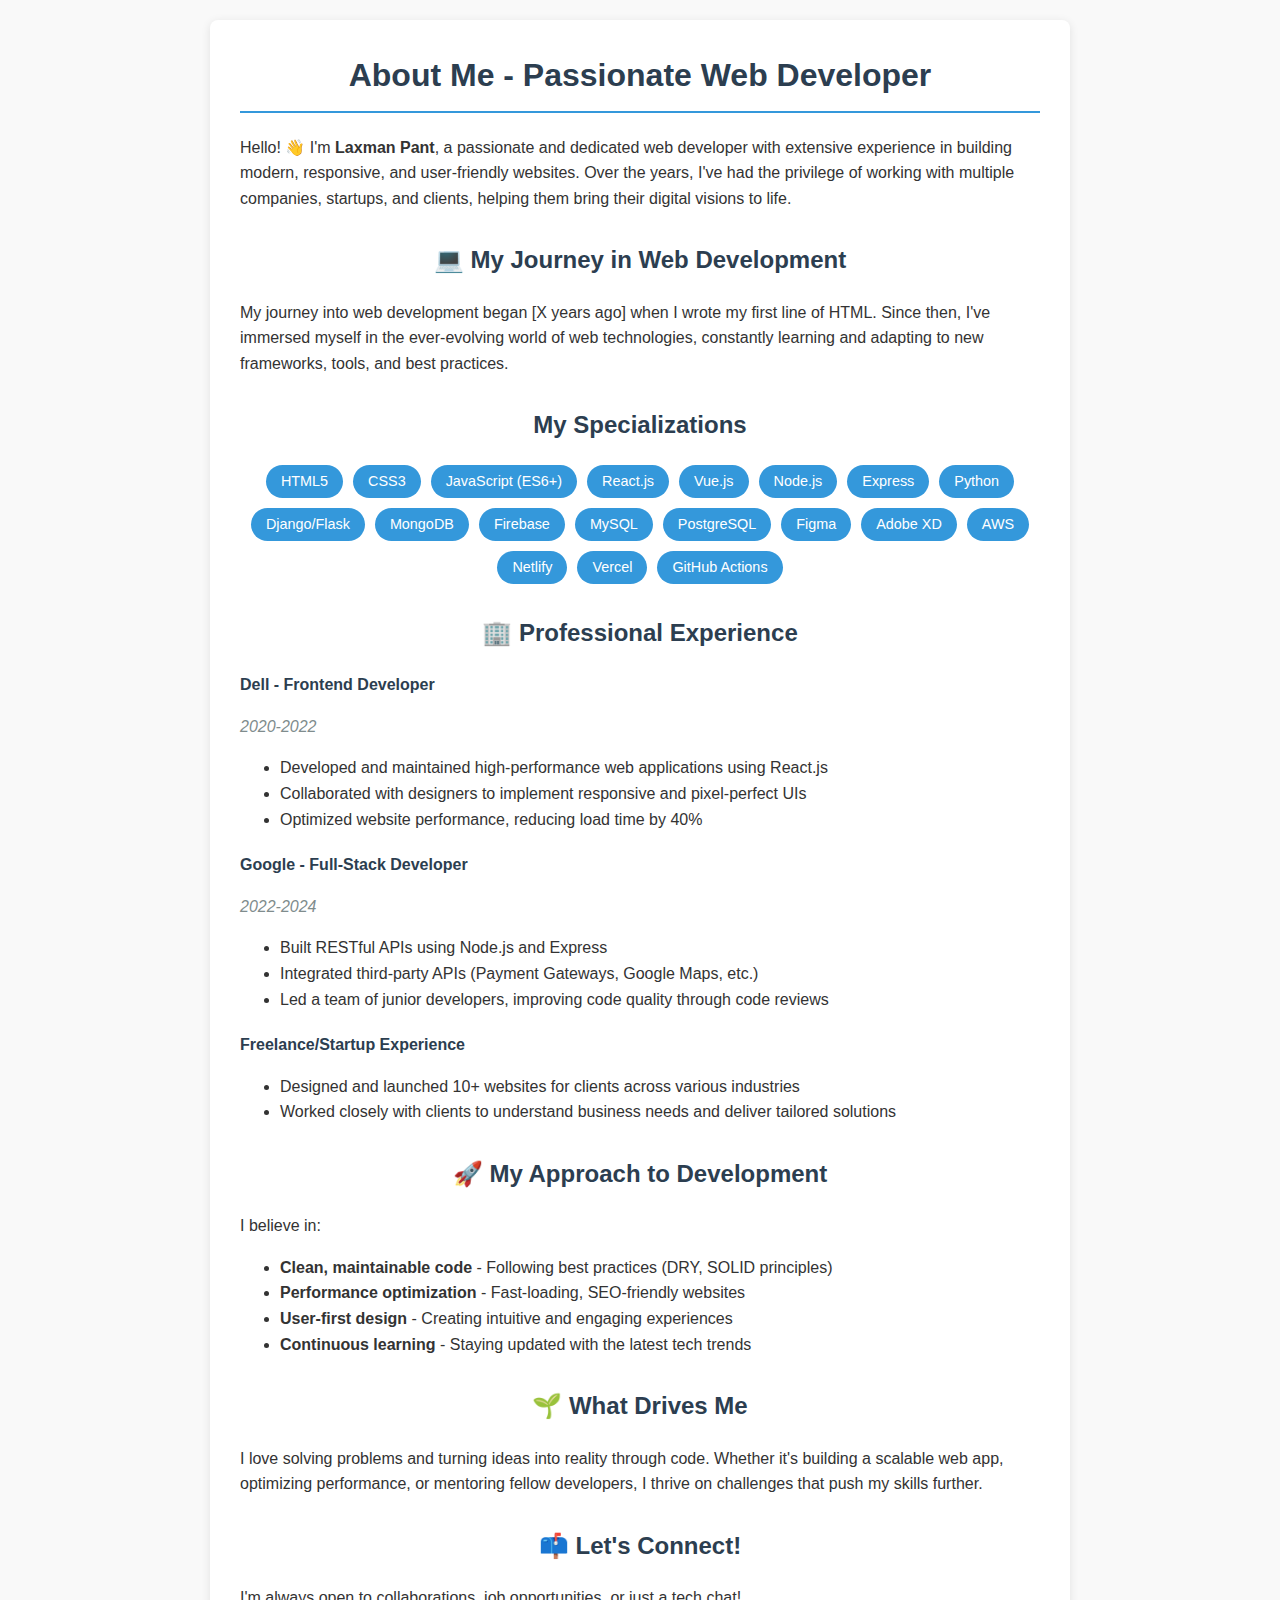
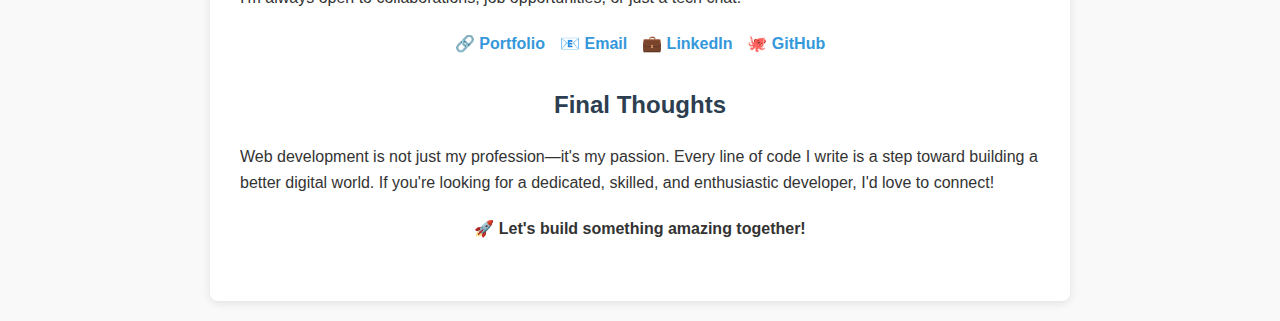
<file: e-commerse/index.html>
<!DOCTYPE html>
<html lang="en">
<head>
    <meta charset="UTF-8">
    <meta name="viewport" content="width=device-width, initial-scale=1.0">
    <title>Laxman Pant - Web Developer</title>
    <style>
        body {
            font-family: 'Segoe UI', Tahoma, Geneva, Verdana, sans-serif;
            line-height: 1.6;
            color: #333;
            display: flex;
            flex-direction: column;
            align-items: center;
            min-height: 100vh;
            margin: 0;
            padding: 20px;
            background-color: #f9f9f9;
        }
        
        .container {
            max-width: 800px;
            width: 100%;
            background: white;
            padding: 30px;
            border-radius: 8px;
            box-shadow: 0 2px 10px rgba(0,0,0,0.1);
        }
        
        h1, h2 {
            color: #2c3e50;
            text-align: center;
        }
        
        h1 {
            border-bottom: 2px solid #3498db;
            padding-bottom: 10px;
            margin-top: 0;
        }
        
        .section {
            margin-bottom: 30px;
        }
        
        .skills-list {
            display: flex;
            flex-wrap: wrap;
            gap: 10px;
            justify-content: center;
        }
        
        .skill-item {
            background: #3498db;
            color: white;
            padding: 5px 15px;
            border-radius: 20px;
            font-size: 0.9em;
        }
        
        .experience {
            margin-bottom: 20px;
        }
        
        .company {
            font-weight: bold;
            color: #2c3e50;
        }
        
        .date {
            color: #7f8c8d;
            font-style: italic;
        }
        
        .contact-links {
            display: flex;
            justify-content: center;
            gap: 15px;
            margin-top: 20px;
        }
        
        .contact-links a {
            color: #3498db;
            text-decoration: none;
            font-weight: bold;
        }
        
        .contact-links a:hover {
            text-decoration: underline;
        }
    </style>
</head>
<body>
    <div class="container">
        <h1>About Me - Passionate Web Developer</h1>
        
        <div class="section">
            <p>Hello! 👋 I'm <strong>Laxman Pant</strong>, a passionate and dedicated web developer with extensive experience in building modern, responsive, and user-friendly websites. Over the years, I've had the privilege of working with multiple companies, startups, and clients, helping them bring their digital visions to life.</p>
        </div>
        
        <div class="section">
            <h2>💻 My Journey in Web Development</h2>
            <p>My journey into web development began [X years ago] when I wrote my first line of HTML. Since then, I've immersed myself in the ever-evolving world of web technologies, constantly learning and adapting to new frameworks, tools, and best practices.</p>
        </div>
        
        <div class="section">
            <h2>My Specializations</h2>
            <div class="skills-list">
                <span class="skill-item">HTML5</span>
                <span class="skill-item">CSS3</span>
                <span class="skill-item">JavaScript (ES6+)</span>
                <span class="skill-item">React.js</span>
                <span class="skill-item">Vue.js</span>
                <span class="skill-item">Node.js</span>
                <span class="skill-item">Express</span>
                <span class="skill-item">Python</span>
                <span class="skill-item">Django/Flask</span>
                <span class="skill-item">MongoDB</span>
                <span class="skill-item">Firebase</span>
                <span class="skill-item">MySQL</span>
                <span class="skill-item">PostgreSQL</span>
                <span class="skill-item">Figma</span>
                <span class="skill-item">Adobe XD</span>
                <span class="skill-item">AWS</span>
                <span class="skill-item">Netlify</span>
                <span class="skill-item">Vercel</span>
                <span class="skill-item">GitHub Actions</span>
            </div>
        </div>
        
        <div class="section">
            <h2>🏢 Professional Experience</h2>
            
            <div class="experience">
                <p class="company">Dell - Frontend Developer</p>
                <p class="date">2020-2022</p>
                <ul>
                    <li>Developed and maintained high-performance web applications using React.js</li>
                    <li>Collaborated with designers to implement responsive and pixel-perfect UIs</li>
                    <li>Optimized website performance, reducing load time by 40%</li>
                </ul>
            </div>
            
            <div class="experience">
                <p class="company">Google - Full-Stack Developer</p>
                <p class="date">2022-2024</p>
                <ul>
                    <li>Built RESTful APIs using Node.js and Express</li>
                    <li>Integrated third-party APIs (Payment Gateways, Google Maps, etc.)</li>
                    <li>Led a team of junior developers, improving code quality through code reviews</li>
                </ul>
            </div>
            
            <div class="experience">
                <p class="company">Freelance/Startup Experience</p>
                <ul>
                    <li>Designed and launched 10+ websites for clients across various industries</li>
                    <li>Worked closely with clients to understand business needs and deliver tailored solutions</li>
                </ul>
            </div>
        </div>
        
        <div class="section">
            <h2>🚀 My Approach to Development</h2>
            <p>I believe in:</p>
            <ul>
                <li><strong>Clean, maintainable code</strong> - Following best practices (DRY, SOLID principles)</li>
                <li><strong>Performance optimization</strong> - Fast-loading, SEO-friendly websites</li>
                <li><strong>User-first design</strong> - Creating intuitive and engaging experiences</li>
                <li><strong>Continuous learning</strong> - Staying updated with the latest tech trends</li>
            </ul>
        </div>
        
        <div class="section">
            <h2>🌱 What Drives Me</h2>
            <p>I love solving problems and turning ideas into reality through code. Whether it's building a scalable web app, optimizing performance, or mentoring fellow developers, I thrive on challenges that push my skills further.</p>
        </div>
        
        <div class="section">
            <h2>📫 Let's Connect!</h2>
            <p>I'm always open to collaborations, job opportunities, or just a tech chat!</p>
            <div class="contact-links">
                <a href="[YourPortfolioLink.com]" target="_blank">🔗 Portfolio</a>
                <a href="mailto:laxmanpant@gmail.com">📧 Email</a>
                <a href="[LinkedIn URL]" target="_blank">💼 LinkedIn</a>
                <a href="https://github.com/LAXMANPANT123" target="_blank">🐙 GitHub</a>
            </div>
        </div>
        
        <div class="section">
            <h2>Final Thoughts</h2>
            <p>Web development is not just my profession—it's my passion. Every line of code I write is a step toward building a better digital world. If you're looking for a dedicated, skilled, and enthusiastic developer, I'd love to connect!</p>
            <p style="text-align: center; font-weight: bold; margin-top: 20px;">🚀 Let's build something amazing together!</p>
        </div>
    </div>
</body>
</html>
</file>
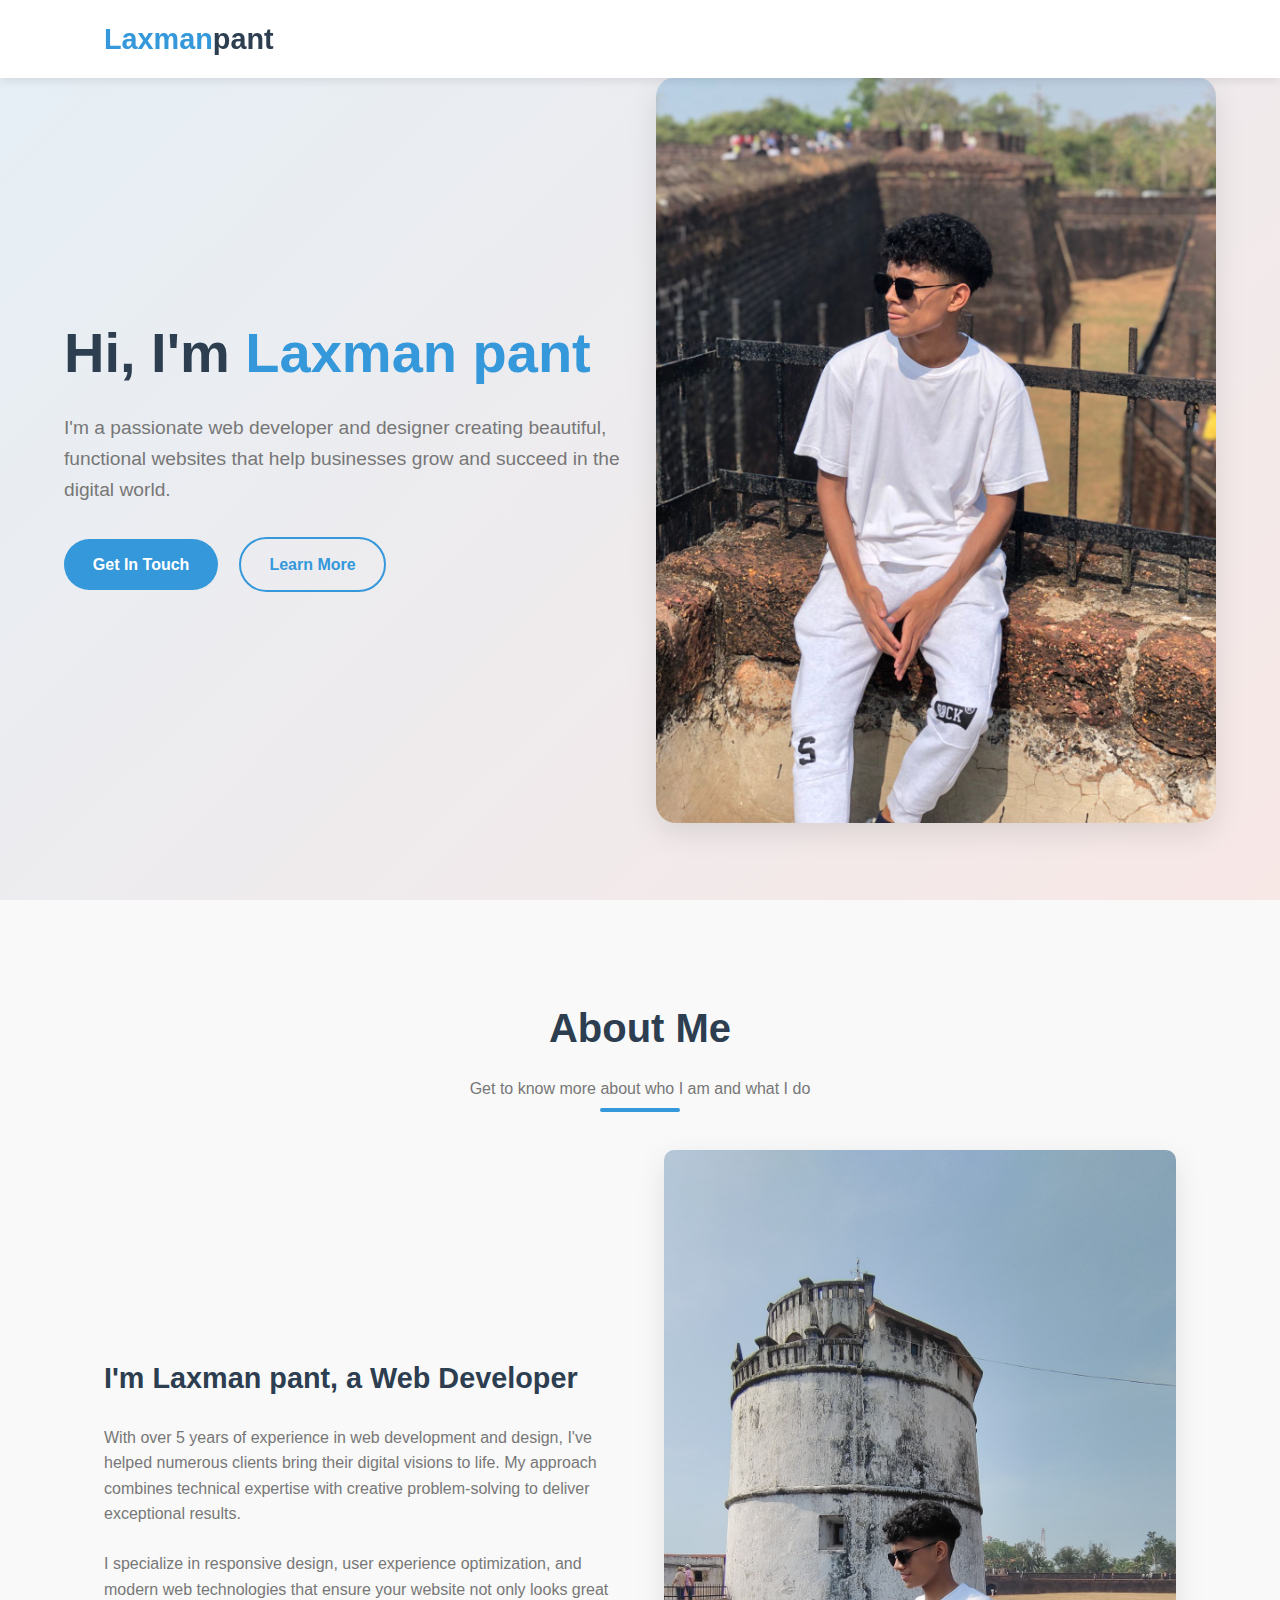
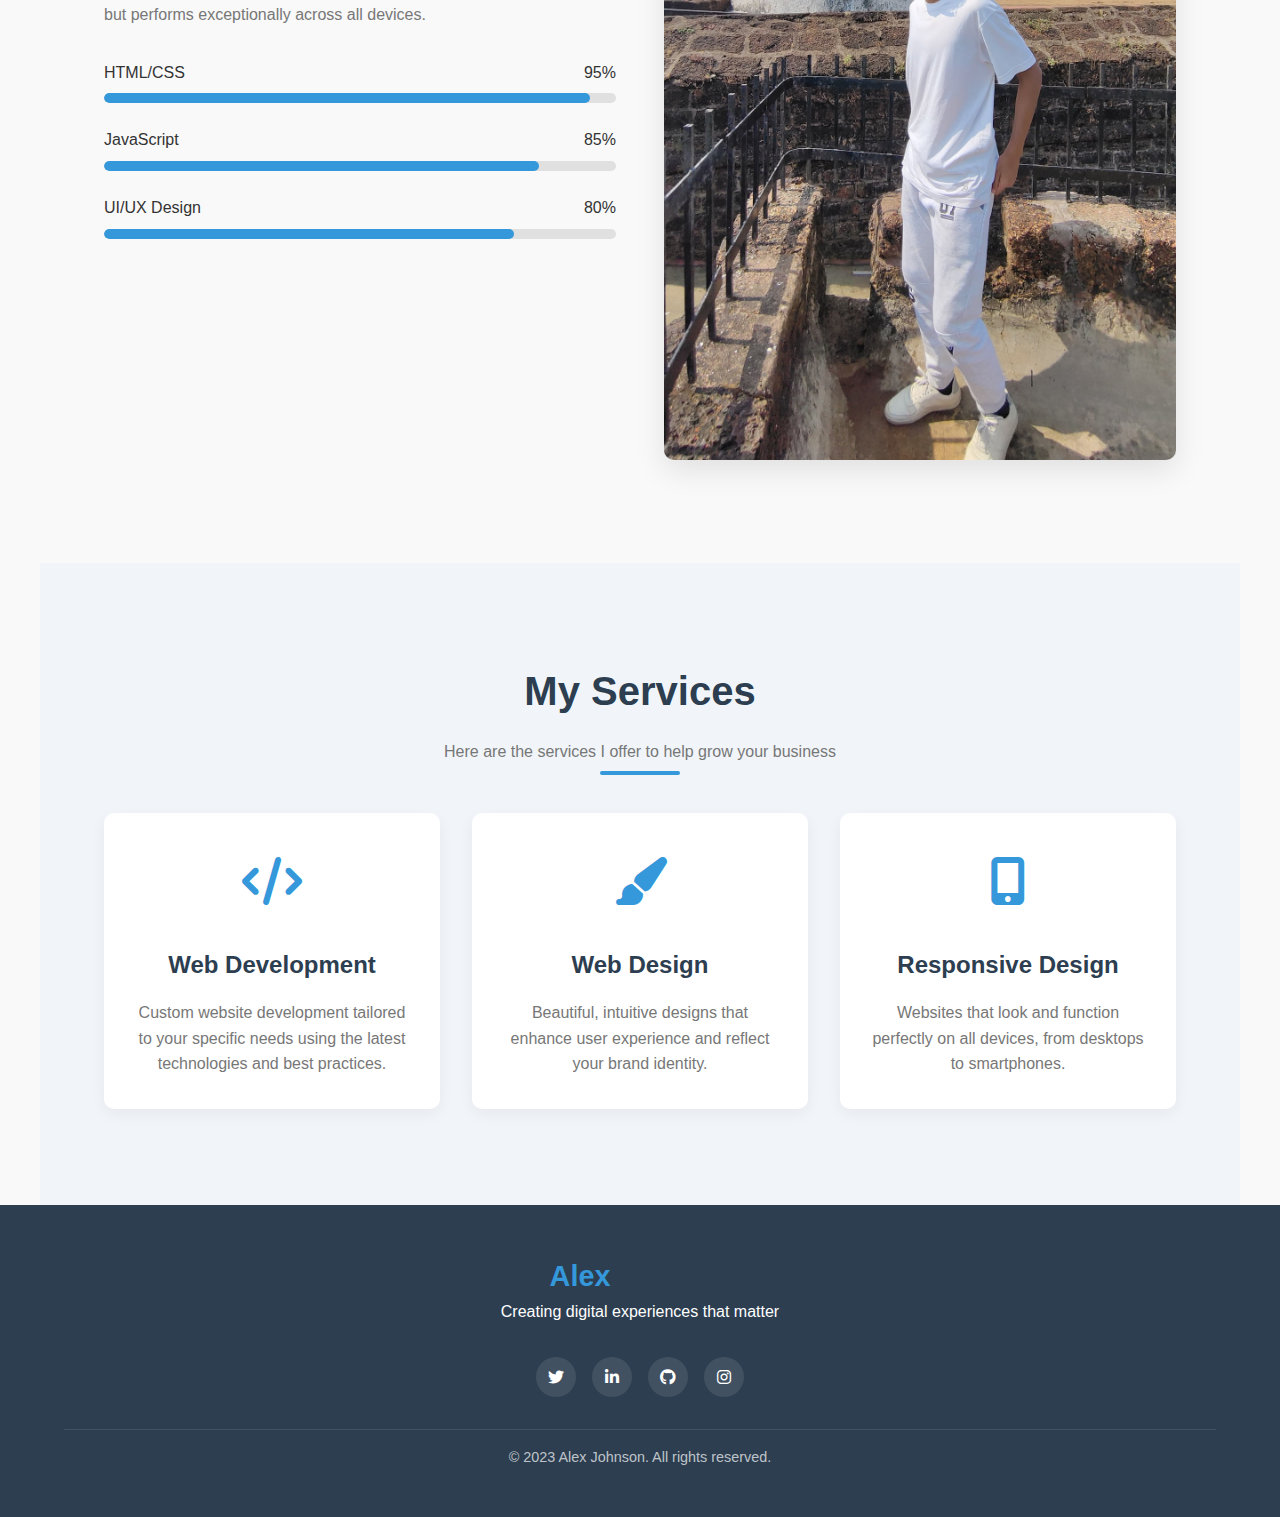
<file: e-commerse/about.html>
<!DOCTYPE html>
<html lang="en">
<head>
    <meta charset="UTF-8">
    <meta name="viewport" content="width=device-width, initial-scale=1.0">
    <title>Alex Johnson | Personal Website</title>
    <link rel="stylesheet" href="https://cdnjs.cloudflare.com/ajax/libs/font-awesome/6.4.0/css/all.min.css">
    <style>
        /* CSS Reset and Base Styles */
        * {
            margin: 0;
            padding: 0;
            box-sizing: border-box;
            font-family: 'Segoe UI', Tahoma, Geneva, Verdana, sans-serif;
        }

        :root {
            --primary-color: #3498db;
            --secondary-color: #2c3e50;
            --accent-color: #e74c3c;
            --light-color: #ecf0f1;
            --dark-color: #2c3e50;
            --text-color: #333;
            --text-light: #777;
        }

        body {
            background-color: #f9f9f9;
            color: var(--text-color);
            line-height: 1.6;
            overflow-x: hidden;
        }

        /* Header Styles */
        header {
            background-color: white;
            box-shadow: 0 2px 10px rgba(0, 0, 0, 0.1);
            position: fixed;
            width: 100%;
            z-index: 1000;
            transition: all 0.3s ease;
        }

        .header-container {
            display: flex;
            justify-content: space-between;
            align-items: center;
            padding: 1rem 5%;
            max-width: 1200px;
            margin: 0 auto;
        }

        .logo {
            font-size: 1.8rem;
            font-weight: 700;
            color: var(--primary-color);
            text-decoration: none;
        }

        .logo span {
            color: var(--secondary-color);
        }

        nav ul {
            display: flex;
            list-style: none;
        }

        nav ul li {
            margin-left: 2rem;
        }

        nav ul li a {
            text-decoration: none;
            color: var(--dark-color);
            font-weight: 600;
            transition: color 0.3s;
            position: relative;
        }

        nav ul li a:hover {
            color: var(--primary-color);
        }

        nav ul li a::after {
            content: '';
            position: absolute;
            width: 0;
            height: 2px;
            background: var(--primary-color);
            bottom: -5px;
            left: 0;
            transition: width 0.3s;
        }

        nav ul li a:hover::after {
            width: 100%;
        }

        .mobile-menu-btn {
            display: none;
            background: none;
            border: none;
            font-size: 1.5rem;
            cursor: pointer;
            color: var(--dark-color);
        }

        /* Hero Section */
        .hero {
            height: 100vh;
            display: flex;
            align-items: center;
            padding: 0 5%;
            background: linear-gradient(135deg, rgba(52, 152, 219, 0.1) 0%, rgba(231, 76, 60, 0.1) 100%);
        }

        .hero-content {
            max-width: 1200px;
            margin: 0 auto;
            display: flex;
            align-items: center;
            justify-content: space-between;
            width: 100%;
        }

        .hero-text {
            flex: 1;
            padding-right: 2rem;
        }

        .hero-text h1 {
            font-size: 3.5rem;
            margin-bottom: 1rem;
            color: var(--dark-color);
        }

        .hero-text h1 span {
            color: var(--primary-color);
        }

        .hero-text p {
            font-size: 1.2rem;
            margin-bottom: 2rem;
            color: var(--text-light);
            max-width: 600px;
        }

        .hero-image {
            flex: 1;
            display: flex;
            justify-content: center;
        }

        .hero-image img {
            max-width: 100%;
            height: auto;
            border-radius: 20px;
            box-shadow: 0 10px 30px rgba(0, 0, 0, 0.1);
            animation: float 3s ease-in-out infinite;
        }

        @keyframes float {
            0% { transform: translateY(0px); }
            50% { transform: translateY(-20px); }
            100% { transform: translateY(0px); }
        }

        .btn {
            display: inline-block;
            background: var(--primary-color);
            color: white;
            padding: 0.8rem 1.8rem;
            border-radius: 50px;
            text-decoration: none;
            font-weight: 600;
            transition: all 0.3s;
            border: none;
            cursor: pointer;
            font-size: 1rem;
        }

        .btn:hover {
            background: var(--secondary-color);
            transform: translateY(-3px);
            box-shadow: 0 10px 20px rgba(0, 0, 0, 0.1);
        }

        .btn-outline {
            background: transparent;
            border: 2px solid var(--primary-color);
            color: var(--primary-color);
            margin-left: 1rem;
        }

        .btn-outline:hover {
            background: var(--primary-color);
            color: white;
        }

        /* About Section */
        .section {
            padding: 6rem 5%;
            max-width: 1200px;
            margin: 0 auto;
        }

        .section-title {
            text-align: center;
            margin-bottom: 3rem;
            position: relative;
        }

        .section-title h2 {
            font-size: 2.5rem;
            color: var(--dark-color);
            margin-bottom: 1rem;
        }

        .section-title p {
            color: var(--text-light);
            max-width: 700px;
            margin: 0 auto;
        }

        .section-title::after {
            content: '';
            position: absolute;
            width: 80px;
            height: 4px;
            background: var(--primary-color);
            bottom: -10px;
            left: 50%;
            transform: translateX(-50%);
            border-radius: 2px;
        }

        .about-content {
            display: flex;
            align-items: center;
            gap: 3rem;
        }

        .about-text {
            flex: 1;
        }

        .about-text h3 {
            font-size: 1.8rem;
            margin-bottom: 1.5rem;
            color: var(--secondary-color);
        }

        .about-text p {
            margin-bottom: 1.5rem;
            color: var(--text-light);
        }

        .skills {
            margin-top: 2rem;
        }

        .skill-item {
            margin-bottom: 1.5rem;
        }

        .skill-name {
            display: flex;
            justify-content: space-between;
            margin-bottom: 0.5rem;
        }

        .skill-bar {
            height: 10px;
            background: #e0e0e0;
            border-radius: 5px;
            overflow: hidden;
        }

        .skill-progress {
            height: 100%;
            background: var(--primary-color);
            border-radius: 5px;
            transition: width 1s ease-in-out;
        }

        .about-image {
            flex: 1;
            text-align: center;
        }

        .about-image img {
            max-width: 100%;
            border-radius: 10px;
            box-shadow: 0 10px 30px rgba(0, 0, 0, 0.1);
        }

        /* Services Section */
        .services {
            background: #f1f5f9;
        }

        .services-container {
            display: grid;
            grid-template-columns: repeat(auto-fit, minmax(300px, 1fr));
            gap: 2rem;
        }

        .service-card {
            background: white;
            padding: 2rem;
            border-radius: 10px;
            box-shadow: 0 5px 15px rgba(0, 0, 0, 0.05);
            transition: transform 0.3s, box-shadow 0.3s;
            text-align: center;
        }

        .service-card:hover {
            transform: translateY(-10px);
            box-shadow: 0 15px 30px rgba(0, 0, 0, 0.1);
        }

        .service-icon {
            font-size: 3rem;
            color: var(--primary-color);
            margin-bottom: 1.5rem;
        }

        .service-card h3 {
            font-size: 1.5rem;
            margin-bottom: 1rem;
            color: var(--secondary-color);
        }

        .service-card p {
            color: var(--text-light);
        }

        /* Contact Section */
        .contact-form {
            max-width: 600px;
            margin: 0 auto;
            background: white;
            padding: 2rem;
            border-radius: 10px;
            box-shadow: 0 5px 15px rgba(0, 0, 0, 0.05);
        }

        .form-group {
            margin-bottom: 1.5rem;
        }

        .form-group label {
            display: block;
            margin-bottom: 0.5rem;
            font-weight: 600;
            color: var(--dark-color);
        }

        .form-group input,
        .form-group textarea {
            width: 100%;
            padding: 0.8rem;
            border: 1px solid #ddd;
            border-radius: 5px;
            font-size: 1rem;
            transition: border 0.3s;
        }

        .form-group input:focus,
        .form-group textarea:focus {
            border-color: var(--primary-color);
            outline: none;
        }

        .form-group textarea {
            min-height: 150px;
            resize: vertical;
        }

        /* Footer */
        footer {
            background: var(--secondary-color);
            color: white;
            padding: 3rem 5%;
            text-align: center;
        }

        .footer-content {
            max-width: 1200px;
            margin: 0 auto;
        }

        .social-links {
            display: flex;
            justify-content: center;
            margin: 2rem 0;
        }

        .social-links a {
            display: flex;
            align-items: center;
            justify-content: center;
            width: 40px;
            height: 40px;
            background: rgba(255, 255, 255, 0.1);
            border-radius: 50%;
            margin: 0 0.5rem;
            color: white;
            text-decoration: none;
            transition: all 0.3s;
        }

        .social-links a:hover {
            background: var(--primary-color);
            transform: translateY(-5px);
        }

        .footer-bottom {
            margin-top: 2rem;
            padding-top: 1rem;
            border-top: 1px solid rgba(255, 255, 255, 0.1);
            color: rgba(255, 255, 255, 0.7);
            font-size: 0.9rem;
        }

        /* Responsive Styles */
        @media (max-width: 992px) {
            .hero-content {
                flex-direction: column;
                text-align: center;
            }

            .hero-text {
                padding-right: 0;
                margin-bottom: 3rem;
            }

            .about-content {
                flex-direction: column;
            }
        }

        @media (max-width: 768px) {
            nav ul {
                position: fixed;
                top: 70px;
                left: -100%;
                width: 100%;
                height: calc(100vh - 70px);
                background: white;
                flex-direction: column;
                align-items: center;
                padding-top: 2rem;
                transition: left 0.3s;
            }

            nav ul.active {
                left: 0;
            }

            nav ul li {
                margin: 1rem 0;
            }

            .mobile-menu-btn {
                display: block;
            }

            .hero-text h1 {
                font-size: 2.5rem;
            }

            .btn {
                padding: 0.7rem 1.5rem;
            }
        }

        @media (max-width: 576px) {
            .hero-text h1 {
                font-size: 2rem;
            }

            .hero-text p {
                font-size: 1rem;
            }

            .section-title h2 {
                font-size: 2rem;
            }

            .btn-group {
                display: flex;
                flex-direction: column;
                gap: 1rem;
            }

            .btn-outline {
                margin-left: 0;
            }
        }
    </style>
</head>
<body>
    <!-- Header -->
    <header>
        <div class="header-container">
            <a href="#" class="logo">Laxman<span>pant</span></a>
            <button class="mobile-menu-btn" id="mobileMenuBtn">
                <i class="fas fa-bars"></i>
            </button>
           
        </div>
    </header>

    <!-- Hero Section -->
    <section class="hero" id="home">
        <div class="hero-content">
            <div class="hero-text">
                <h1>Hi, I'm <span>Laxman pant</span></h1>
                <p>I'm a passionate web developer and designer creating beautiful, functional websites that help businesses grow and succeed in the digital world.</p>
                <div class="btn-group">
                    <a href="#contact" class="btn">Get In Touch</a>
                    <a href="#about" class="btn btn-outline">Learn More</a>
                </div>
            </div>
            <div class="hero-image">
                <img src="laxy.jpg" alt="Alex Johnson">
            </div>
        </div>
    </section>

    <!-- About Section -->
    <section class="section" id="about">
        <div class="section-title">
            <h2>About Me</h2>
            <p>Get to know more about who I am and what I do</p>
        </div>
        <div class="about-content">
            <div class="about-text">
                <h3>I'm Laxman pant, a Web Developer</h3>
                <p>With over 5 years of experience in web development and design, I've helped numerous clients bring their digital visions to life. My approach combines technical expertise with creative problem-solving to deliver exceptional results.</p>
                <p>I specialize in responsive design, user experience optimization, and modern web technologies that ensure your website not only looks great but performs exceptionally across all devices.</p>
                
                <div class="skills">
                    <div class="skill-item">
                        <div class="skill-name">
                            <span>HTML/CSS</span>
                            <span>95%</span>
                        </div>
                        <div class="skill-bar">
                            <div class="skill-progress" style="width: 95%"></div>
                        </div>
                    </div>
                    <div class="skill-item">
                        <div class="skill-name">
                            <span>JavaScript</span>
                            <span>85%</span>
                        </div>
                        <div class="skill-bar">
                            <div class="skill-progress" style="width: 85%"></div>
                        </div>
                    </div>
                    <div class="skill-item">
                        <div class="skill-name">
                            <span>UI/UX Design</span>
                            <span>80%</span>
                        </div>
                        <div class="skill-bar">
                            <div class="skill-progress" style="width: 80%"></div>
                        </div>
                    </div>
                </div>
            </div>
            <div class="about-image">
                <img src="laxman.jpg" alt="laxman working">
            </div>
        </div>
    </section>

    <!-- Services Section -->
    <section class="section services" id="services">
        <div class="section-title">
            <h2>My Services</h2>
            <p>Here are the services I offer to help grow your business</p>
        </div>
        <div class="services-container">
            <div class="service-card">
                <div class="service-icon">
                    <i class="fas fa-code"></i>
                </div>
                <h3>Web Development</h3>
                <p>Custom website development tailored to your specific needs using the latest technologies and best practices.</p>
            </div>
            <div class="service-card">
                <div class="service-icon">
                    <i class="fas fa-paint-brush"></i>
                </div>
                <h3>Web Design</h3>
                <p>Beautiful, intuitive designs that enhance user experience and reflect your brand identity.</p>
            </div>
            <div class="service-card">
                <div class="service-icon">
                    <i class="fas fa-mobile-alt"></i>
                </div>
                <h3>Responsive Design</h3>
                <p>Websites that look and function perfectly on all devices, from desktops to smartphones.</p>
            </div>
        </div>
    </section>

    <!-- Contact Section -->
    

    <!-- Footer -->
    <footer>
        <div class="footer-content">
            <a href="#" class="logo">Alex<span>Johnson</span></a>
            <p>Creating digital experiences that matter</p>
            <div class="social-links">
                <a href="#"><i class="fab fa-twitter"></i></a>
                <a href="#"><i class="fab fa-linkedin-in"></i></a>
                <a href="#"><i class="fab fa-github"></i></a>
                <a href="#"><i class="fab fa-instagram"></i></a>
            </div>
            <div class="footer-bottom">
                <p>&copy; 2023 Alex Johnson. All rights reserved.</p>
            </div>
        </div>
    </footer>

    <script>
        // Mobile Menu Toggle
        const mobileMenuBtn = document.getElementById('mobileMenuBtn');
        const navMenu = document.getElementById('navMenu');

        mobileMenuBtn.addEventListener('click', () => {
            navMenu.classList.toggle('active');
            mobileMenuBtn.innerHTML = navMenu.classList.contains('active') 
                ? '<i class="fas fa-times"></i>' 
                : '<i class="fas fa-bars"></i>';
        });

        // Smooth scrolling for anchor links
        document.querySelectorAll('a[href^="#"]').forEach(anchor => {
            anchor.addEventListener('click', function(e) {
                e.preventDefault();
                
                if (navMenu.classList.contains('active')) {
                    navMenu.classList.remove('active');
                    mobileMenuBtn.innerHTML = '<i class="fas fa-bars"></i>';
                }

                const targetId = this.getAttribute('href');
                const targetElement = document.querySelector(targetId);
                
                if (targetElement) {
                    window.scrollTo({
                        top: targetElement.offsetTop - 70,
                        behavior: 'smooth'
                    });
                }
            });
        });

        // Header scroll effect
        window.addEventListener('scroll', () => {
            const header = document.querySelector('header');
            if (window.scrollY > 50) {
                header.style.boxShadow = '0 2px 20px rgba(0, 0, 0, 0.1)';
                header.style.background = 'rgba(255, 255, 255, 0.98)';
            } else {
                header.style.boxShadow = '0 2px 10px rgba(0, 0, 0, 0.1)';
                header.style.background = 'white';
            }
        });

        // Animate skill bars on scroll
        const skillBars = document.querySelectorAll('.skill-progress');
        
        function animateSkillBars() {
            skillBars.forEach(bar => {
                const width = bar.style.width;
                bar.style.width = '0';
                setTimeout(() => {
                    bar.style.width = width;
                }, 100);
            });
        }

        // Intersection Observer for skill bars animation
        const aboutSection = document.querySelector('#about');
        const observer = new IntersectionObserver((entries) => {
            entries.forEach(entry => {
                if (entry.isIntersecting) {
                    animateSkillBars();
                    observer.unobserve(entry.target);
                }
            });
        }, { threshold: 0.5 });

        observer.observe(aboutSection);

        // Form submission
        const contactForm = document.getElementById('contactForm');
        
        contactForm.addEventListener('submit', (e) => {
            e.preventDefault();
            
            // Get form values
            const name = document.getElementById('name').value;
            const email = document.getElementById('email').value;
            const message = document.getElementById('message').value;
            
            // Here you would typically send the data to a server
            // For this example, we'll just log it and show an alert
            console.log({ name, email, message });
            
            alert('Thank you for your message! I will get back to you soon.');
            contactForm.reset();
        });
    </script>
</body>
</html>
</file>
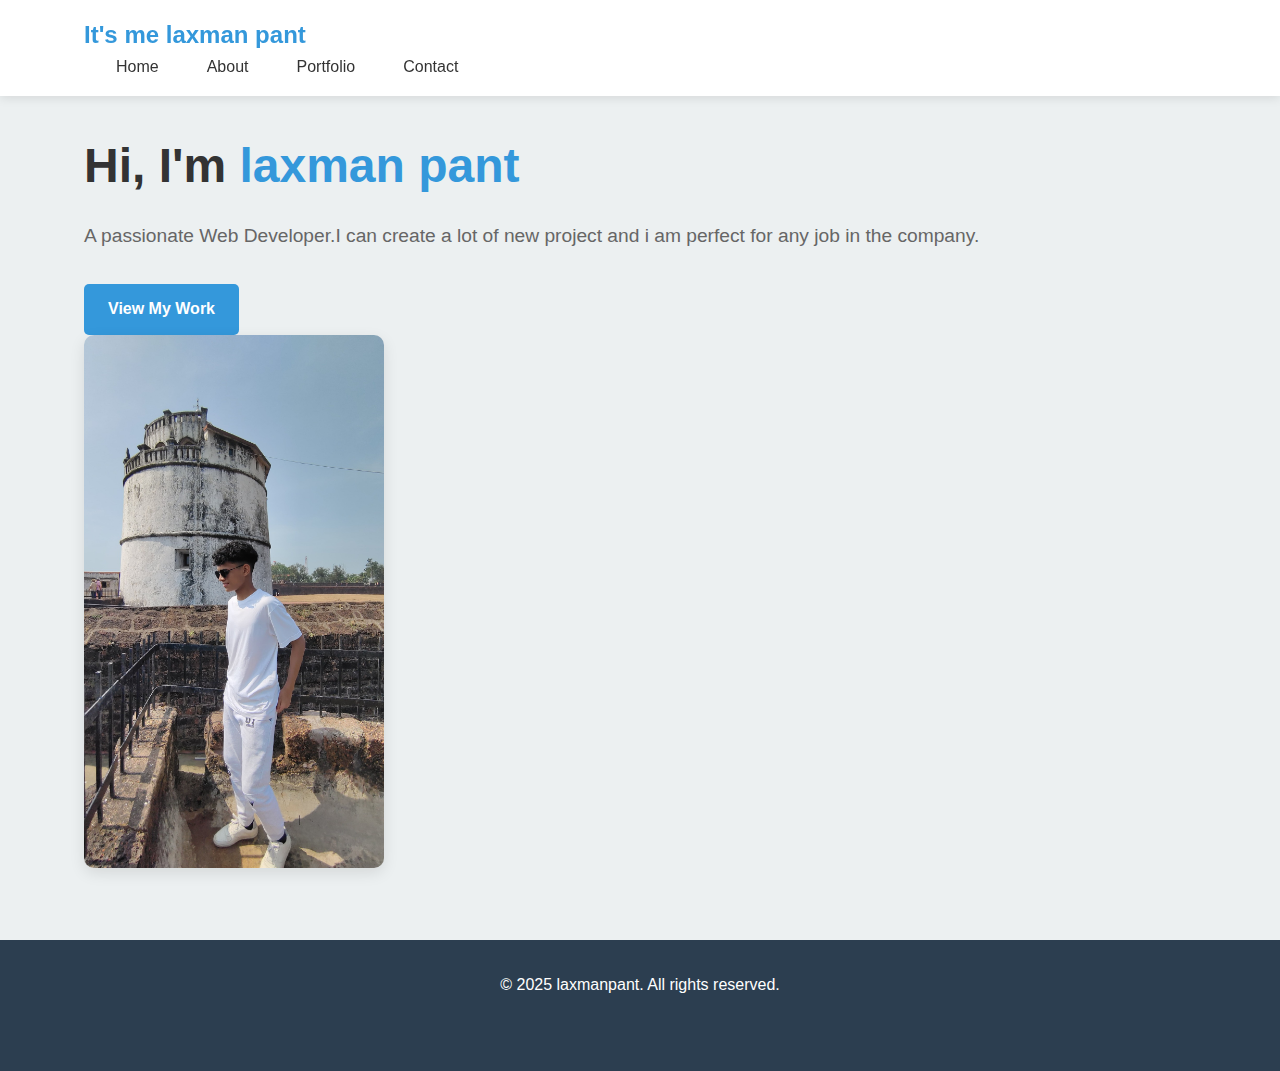
<file: e-commerse/ecomerse.html>
<!DOCTYPE html>
<html lang="en">
<head>
    <meta charset="UTF-8">
    <meta name="viewport" content="width=device-width, initial-scale=1.0">
    <title>laxman pant | Personal Website</title>
    <link rel="stylesheet" href="ecommerse.css">
</head>
<body>
    <!-- Navigation -->
    <nav id="navbar">
        <div class="container">
            <a href="index.html" class="logo">It's me laxman pant</a>
            <ul class="nav-links">
                <li><a href="index.html">Home</a></li>
                <li><a href="about.html">About</a></li>
                <li><a href="portfolio.html">Portfolio</a></li>
                <li><a href="contact.html">Contact</a></li>
            </ul>
            <div class="hamburger">☰</div>
        </div>
    </nav>

    <!-- Hero Section -->
    <header class="hero">
        <div class="container">
            <div class="hero-content">
                <h1>Hi, I'm <span>laxman pant</span></h1>
                <p class="tagline">A passionate Web Developer.I can create a lot of new project and i am perfect for any job in the company. </p>
                <a href="portfolio.html" class="btn">View My Work</a>
            </div>
            <div class="hero-image">
                <img src="laxman.jpg" alt="">
            </div>
        </div>
    </header>

    <!-- Footer -->
    <footer>
        <div class="container">
            <p>&copy; 2025 laxmanpant. All rights reserved.</p>
            <div class="social-links">
                <a href="#"><i class="fab fa-twitter"></i></a>
                <a href="#"><i class="fab fa-linkedin-in"></i></a>
                <a href="#"><i class="fab fa-github"></i></a>
            </div>
        </div>
    </footer>

    <script>
        // Mobile Navigation Toggle
document.addEventListener('DOMContentLoaded', function() {
    const hamburger = document.querySelector('.hamburger');
    const navLinks = document.querySelector('.nav-links');
    
    hamburger.addEventListener('click', function() {
        navLinks.classList.toggle('active');
    });
    
    // Smooth scrolling for anchor links
    document.querySelectorAll('a[href^="#"]').forEach(anchor => {
        anchor.addEventListener('click', function(e) {
            e.preventDefault();
            
            document.querySelector(this.getAttribute('href')).scrollIntoView({
                behavior: 'smooth'
            });
        });
    });
    
    // Sticky navbar on scroll
    window.addEventListener('scroll', function() {
        const navbar = document.getElementById('navbar');
        if (window.scrollY > 100) {
            navbar.style.background = 'rgba(255, 255, 255, 0.95)';
            navbar.style.boxShadow = '0 2px 10px rgba(0, 0, 0, 0.1)';
        } else {
            navbar.style.background = 'white';
            navbar.style.boxShadow = '0 2px 10px rgba(0, 0, 0, 0.1)';
        }
    });
});

// Contact Form Handling (for contact.html)
function handleSubmit(event) {
    event.preventDefault();
    const form = event.target;
    const formData = new FormData(form);
    const name = formData.get('name');
    const email = formData.get('email');
    const message = formData.get('message');
    
    // Here you would typically send the data to a server
    console.log({ name, email, message });
    
    // Show success message
    alert('Thank you for your message! I will get back to you soon.');
    form.reset();
}
    </script>
</body>
</html>
</file>
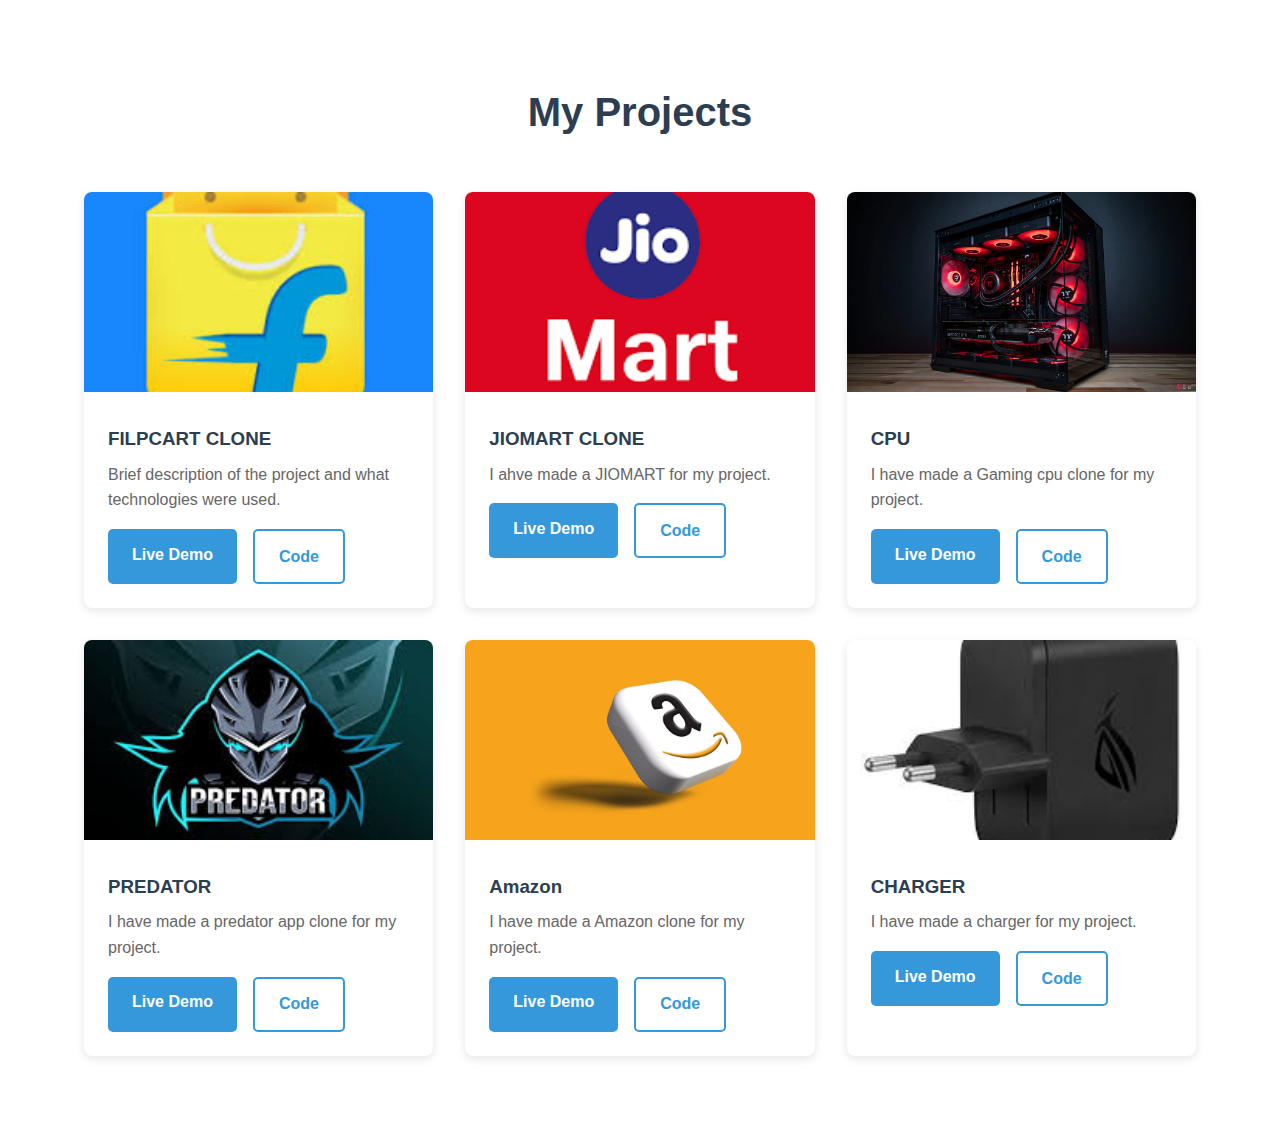
<file: e-commerse/portfolio.html>
<!DOCTYPE html>
<html lang="en">
<head>
    <!-- Same head as index.html -->
    <title>Your Name | Portfolio</title>
</head>
<style>
    /* Base Styles */
:root {
    --primary-color: #3498db;
    --secondary-color: #2c3e50;
    --light-color: #ecf0f1;
    --dark-color: #333;
    --success-color: #2ecc71;
}

* {
    margin: 0;
    padding: 0;
    box-sizing: border-box;
}

body {
    font-family: 'Segoe UI', Tahoma, Geneva, Verdana, sans-serif;
    line-height: 1.6;
    color: var(--dark-color);
}

.container {
    width: 90%;
    max-width: 1200px;
    margin: 0 auto;
    padding: 0 20px;
}

/* Navigation */
#navbar {
    background-color: white;
    box-shadow: 0 2px 10px rgba(0, 0, 0, 0.1);
    position: fixed;
    width: 100%;
    top: 0;
    z-index: 1000;
    padding: 1rem 0;
}

.nav-links {
    display: flex;
    list-style: none;
}

.nav-links a {
    color: var(--dark-color);
    text-decoration: none;
    padding: 0.5rem 1rem;
    margin-left: 1rem;
    font-weight: 500;
    transition: color 0.3s;
}

.nav-links a:hover {
    color: var(--primary-color);
}

.logo {
    font-size: 1.5rem;
    font-weight: bold;
    color: var(--primary-color);
    text-decoration: none;
}

.hamburger {
    display: none;
    cursor: pointer;
    font-size: 1.5rem;
}

/* Hero Section */
.hero {
    padding: 8rem 0 4rem;
    background-color: var(--light-color);
}

.hero-content h1 {
    font-size: 3rem;
    margin-bottom: 1rem;
}

.hero-content h1 span {
    color: var(--primary-color);
}

.tagline {
    font-size: 1.2rem;
    margin-bottom: 2rem;
    color: #666;
}

.btn {
    display: inline-block;
    background: var(--primary-color);
    color: white;
    padding: 0.8rem 1.5rem;
    border: none;
    border-radius: 5px;
    text-decoration: none;
    font-weight: bold;
    transition: background 0.3s;
}

.btn:hover {
    background: #2980b9;
}

.hero-image img {
    width: 100%;
    max-width: 400px;
    border-radius: 10px;
    box-shadow: 0 5px 15px rgba(0, 0, 0, 0.1);
}

/* Footer */
footer {
    background: var(--secondary-color);
    color: white;
    padding: 2rem 0;
    text-align: center;
}

.social-links {
    margin-top: 1rem;
}

.social-links a {
    margin: 0 10px;
}

.social-links img {
    width: 30px;
    height: 30px;
    transition: transform 0.3s;
}

.social-links img:hover {
    transform: scale(1.2);
}
/* Portfolio Styles */
.portfolio-section {
    padding: 5rem 0;
}

.portfolio-section h2 {
    text-align: center;
    margin-bottom: 3rem;
    font-size: 2.5rem;
    color: var(--secondary-color);
}

.portfolio-grid {
    display: grid;
    grid-template-columns: repeat(auto-fill, minmax(300px, 1fr));
    gap: 2rem;
}

.project-card {
    background: white;
    border-radius: 8px;
    overflow: hidden;
    box-shadow: 0 3px 10px rgba(0, 0, 0, 0.1);
    transition: transform 0.3s, box-shadow 0.3s;
}

.project-card:hover {
    transform: translateY(-5px);
    box-shadow: 0 5px 15px rgba(0, 0, 0, 0.2);
}

.project-card img {
    width: 100%;
    height: 200px;
    object-fit: cover;
}

.project-info {
    padding: 1.5rem;
}

.project-info h3 {
    margin-bottom: 0.5rem;
    color: var(--secondary-color);
}

.project-info p {
    margin-bottom: 1rem;
    color: #666;
}

.project-links {
    display: flex;
    gap: 1rem;
}

.btn-outline {
    background: transparent;
    border: 2px solid var(--primary-color);
    color: var(--primary-color);
}

.btn-outline:hover {
    background: var(--primary-color);
    color: white;
}
</style>
<body>
    <!-- Same navigation as index.html -->
    
    <section class="portfolio-section">
        <div class="container">
            <h2 >My Projects</h2>
            <div class="portfolio-grid">
                <!-- Project 1 -->
                <div class="project-card">
                    <img src="flipcart.jpg" alt="Project 1">
                    <div class="project-info">
                        <h3>FILPCART CLONE</h3>
                        <p>Brief description of the project and what technologies were used.</p>
                        <div class="project-links">
                            <a href="https://www.flipkart.com/" class="btn">Live Demo</a>
                            <a href="#" class="btn btn-outline">Code</a>
                        </div>
                    </div>
                </div>
                
                <!-- Project 2 -->
                <div class="project-card">
                    <img src="jiomart.jpg" alt="Project 2">
                    <div class="project-info">
                        <h3>JIOMART CLONE</h3>
                        <p>I ahve made a JIOMART for my project.</p>
                        <div class="project-links">
                            <a href="https://www.jiomart.com/" class="btn">Live Demo</a>
                            <a href="#" class="btn btn-outline">Code</a>
                        </div>
                    </div>
                </div>
                <div class="project-card">
                    <img src="cpu.jpg" alt="Project 3">
                    <div class="project-info">
                        <h3>CPU</h3>
                        <p>I have made a  Gaming cpu clone for my project.</p>
                        <div class="project-links">
                            <a href="https://voltedpc.in/lieutenant-i5-12400f-rtx-3060-" class="btn">Live Demo</a>
                            <a href="#" class="btn btn-outline">Code</a>
                        </div>
                    </div>
                </div>
                <div class="project-card">
                    <img src="predator.jpg" alt="Project 4">
                    <div class="project-info">
                        <h3>PREDATOR</h3>
                        <p>I have made a predator app clone for my project.</p>
                        <div class="project-links">
                            <a href="https://www.acer.com/in-en/predator/laptops" class="btn">Live Demo</a>
                            <a href="#" class="btn btn-outline">Code</a>
                        </div>
                    </div>
                </div>
                <div class="project-card">
                    <img src="Amazon.jpg" alt="Project 5">
                    <div class="project-info">
                        <h3>Amazon</h3>
                        <p>I have made a Amazon clone for my project.</p>
                        <div class="project-links">
                            <a href="https://www.amazon.in/ref=nav_logo" class="btn">Live Demo</a>
                            <a href="#" class="btn btn-outline">Code</a>
                        </div>
                    </div>
                </div>
                <div class="project-card">
                    <img src="charger.jpg" alt="Project 6">
                    <div class="project-info">
                        <h3>CHARGER</h3>
                        <p>I have made a charger for my project.</p>
                        <div class="project-links">
                            <a href="https://chargingcable.in/?srsltid=AfmBOoqqZPQwUNTiAwgXj5JMi7oCso-UJ_qgA36oMsw8trlJ6wyy4YYN" class="btn">Live Demo</a>
                            <a href="#" class="btn btn-outline">Code</a>
                        </div>
                    </div>
                </div>
                
                <!-- Add more projects as needed -->
            </div>
        </div>
    </section>
    
    <!-- Same footer as index.html -->
</body>
</html>
</file>
<file: e-commerse/ecommerse.css>
/* Base Styles */
:root {
    --primary-color: #3498db;
    --secondary-color: #2c3e50;
    --light-color: #ecf0f1;
    --dark-color: #333;
    --success-color: #2ecc71;
}

* {
    margin: 0;
    padding: 0;
    box-sizing: border-box;
}

body {
    font-family: 'Segoe UI', Tahoma, Geneva, Verdana, sans-serif;
    line-height: 1.6;
    color: var(--dark-color);
}

.container {
    width: 90%;
    max-width: 1200px;
    margin: 0 auto;
    padding: 0 20px;
}

/* Navigation */
#navbar {
    background-color: white;
    box-shadow: 0 2px 10px rgba(0, 0, 0, 0.1);
    position: fixed;
    width: 100%;
    top: 0;
    z-index: 1000;
    padding: 1rem 0;
}

.nav-links {
    display: flex;
    list-style: none;
}

.nav-links a {
    color: var(--dark-color);
    text-decoration: none;
    padding: 0.5rem 1rem;
    margin-left: 1rem;
    font-weight: 500;
    transition: color 0.3s;
}

.nav-links a:hover {
    color: var(--primary-color);
}

.logo {
    font-size: 1.5rem;
    font-weight: bold;
    color: var(--primary-color);
    text-decoration: none;
}

.hamburger {
    display: none;
    cursor: pointer;
    font-size: 1.5rem;
}

/* Hero Section */
.hero {
    padding: 8rem 0 4rem;
    background-color: var(--light-color);
}

.hero-content h1 {
    font-size: 3rem;
    margin-bottom: 1rem;
}

.hero-content h1 span {
    color: var(--primary-color);
}

.tagline {
    font-size: 1.2rem;
    margin-bottom: 2rem;
    color: #666;
}

.btn {
    display: inline-block;
    background: var(--primary-color);
    color: white;
    padding: 0.8rem 1.5rem;
    border: none;
    border-radius: 5px;
    text-decoration: none;
    font-weight: bold;
    transition: background 0.3s;
}

.btn:hover {
    background: #2980b9;
}

.hero-image img {
    width: 100%;
    max-width: 300px;
    border-radius: 10px;
    box-shadow: 0 5px 15px rgba(0, 0, 0, 0.1);
}

/* Footer */
footer {
    background: var(--secondary-color);
    color: white;
    padding: 2rem 0;
    text-align: center;
}

.social-links {
    margin-top: 1rem;
}

.social-links a {
    margin: 0 10px;
}

.social-links img {
    width: 30px;
    height: 30px;
    transition: transform 0.3s;
}

.social-links img:hover {
    transform: scale(1.2);
}
</file>
